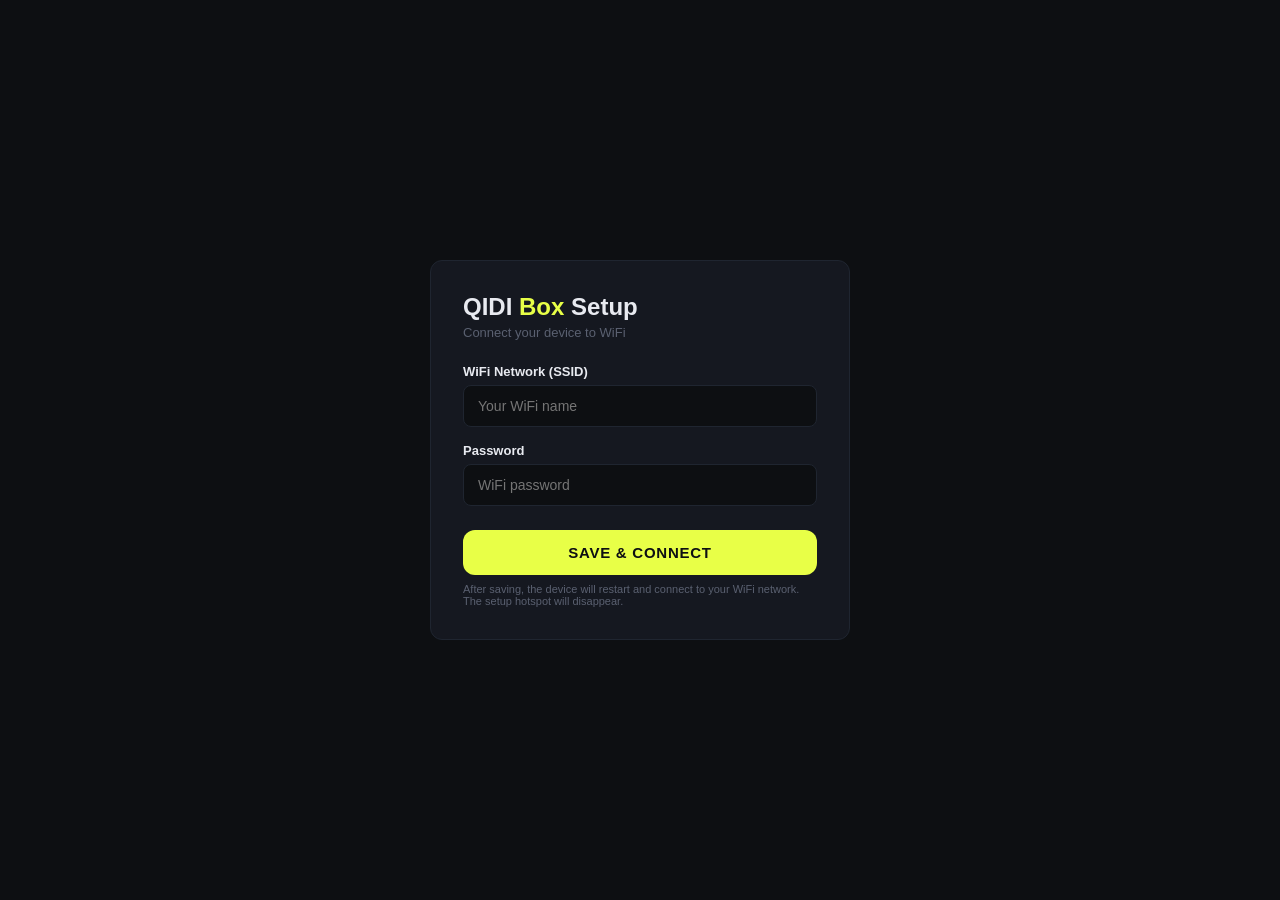
<file: data/setup.html>
<!DOCTYPE html>
<html lang="en">
<head>
<meta charset="UTF-8">
<meta name="viewport" content="width=device-width, initial-scale=1.0">
<title>QIDI Box - WiFi Setup</title>
<style>
  :root {
    --bg: #0d0f12; --surface: #151820; --border: #1f2530;
    --accent: #e8ff47; --accent2: #47c8ff; --text: #e8eaf0;
    --muted: #5a6070; --success: #47ffaa; --error: #ff5c6a;
    --radius: 12px;
  }
  *, *::before, *::after { box-sizing: border-box; margin: 0; padding: 0; }
  body {
    background: var(--bg); color: var(--text);
    font-family: -apple-system, BlinkMacSystemFont, 'Segoe UI', sans-serif;
    min-height: 100vh; display: flex; align-items: center;
    justify-content: center; padding: 24px;
  }
  .card {
    background: var(--surface); border: 1px solid var(--border);
    border-radius: var(--radius); padding: 32px;
    width: 100%; max-width: 420px;
  }
  h1 { font-size: 24px; font-weight: 800; margin-bottom: 4px; }
  h1 span { color: var(--accent); }
  .sub { color: var(--muted); font-size: 13px; margin-bottom: 24px; }
  label {
    display: block; font-size: 13px; font-weight: 600;
    margin-bottom: 6px; margin-top: 16px;
  }
  input {
    width: 100%; background: var(--bg); color: var(--text);
    border: 1px solid var(--border); border-radius: 8px;
    padding: 12px 14px; font-size: 14px; outline: none;
    transition: border-color 0.15s;
  }
  input:focus { border-color: var(--accent); }
  .btn {
    width: 100%; padding: 14px; margin-top: 24px;
    background: var(--accent); color: #0d0f12; border: none;
    border-radius: var(--radius); font-size: 15px; font-weight: 800;
    text-transform: uppercase; letter-spacing: 0.05em;
    cursor: pointer; transition: all 0.15s;
  }
  .btn:hover { transform: translateY(-1px); box-shadow: 0 8px 24px rgba(232,255,71,0.25); }
  .btn:disabled { opacity: 0.4; cursor: not-allowed; transform: none; }
  .msg {
    margin-top: 16px; padding: 12px 16px; border-radius: 8px;
    font-size: 13px; display: none; border: 1px solid;
  }
  .msg.show { display: block; }
  .msg.ok { background: rgba(71,255,170,0.06); border-color: var(--success); color: var(--success); }
  .msg.err { background: rgba(255,92,106,0.06); border-color: var(--error); color: var(--error); }
  .hint { color: var(--muted); font-size: 11px; margin-top: 8px; }
</style>
</head>
<body>
<div class="card">
  <h1>QIDI <span>Box</span> Setup</h1>
  <p class="sub">Connect your device to WiFi</p>

  <form id="wifiForm" onsubmit="return saveWifi(event)">
    <label for="ssid">WiFi Network (SSID)</label>
    <input type="text" id="ssid" name="ssid" required maxlength="32" autocomplete="off" placeholder="Your WiFi name">

    <label for="pass">Password</label>
    <input type="password" id="pass" name="pass" maxlength="64" placeholder="WiFi password">

    <button type="submit" class="btn" id="saveBtn">Save &amp; Connect</button>
  </form>

  <div class="msg" id="msg"></div>
  <p class="hint">After saving, the device will restart and connect to your WiFi network. The setup hotspot will disappear.</p>
</div>

<script>
  async function saveWifi(e) {
    e.preventDefault();
    const btn = document.getElementById('saveBtn');
    const msg = document.getElementById('msg');
    btn.disabled = true;

    const ssid = document.getElementById('ssid').value;
    const pass = document.getElementById('pass').value;

    try {
      const res = await fetch('/wifi-save', {
        method: 'POST',
        headers: {'Content-Type': 'application/x-www-form-urlencoded'},
        body: 'ssid=' + encodeURIComponent(ssid) + '&pass=' + encodeURIComponent(pass)
      });
      const txt = await res.text();
      if (res.ok) {
        msg.className = 'msg show ok';
        msg.textContent = txt;
      } else {
        msg.className = 'msg show err';
        msg.textContent = txt;
        btn.disabled = false;
      }
    } catch(err) {
      msg.className = 'msg show err';
      msg.textContent = 'Connection error. Make sure you are connected to the QidiBox-Setup network.';
      btn.disabled = false;
    }
    return false;
  }
</script>
</body>
</html>
</file>
